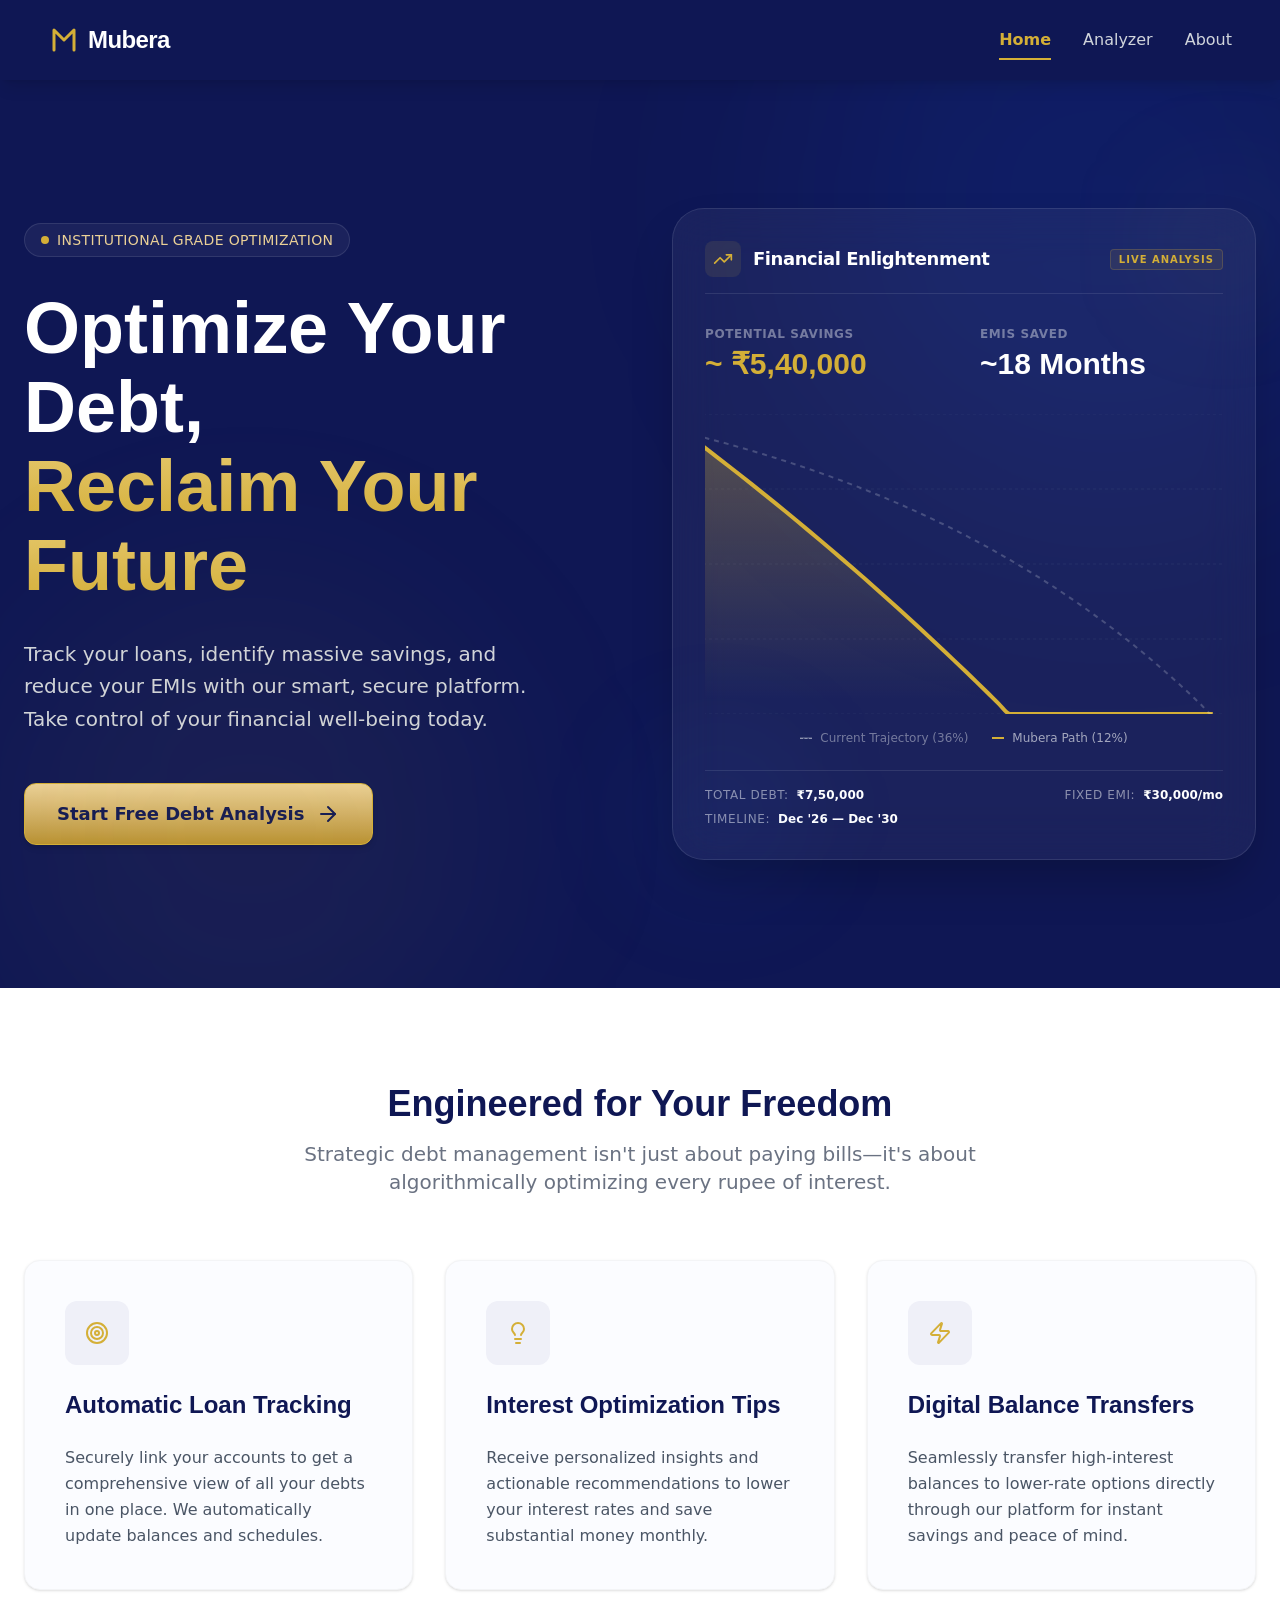
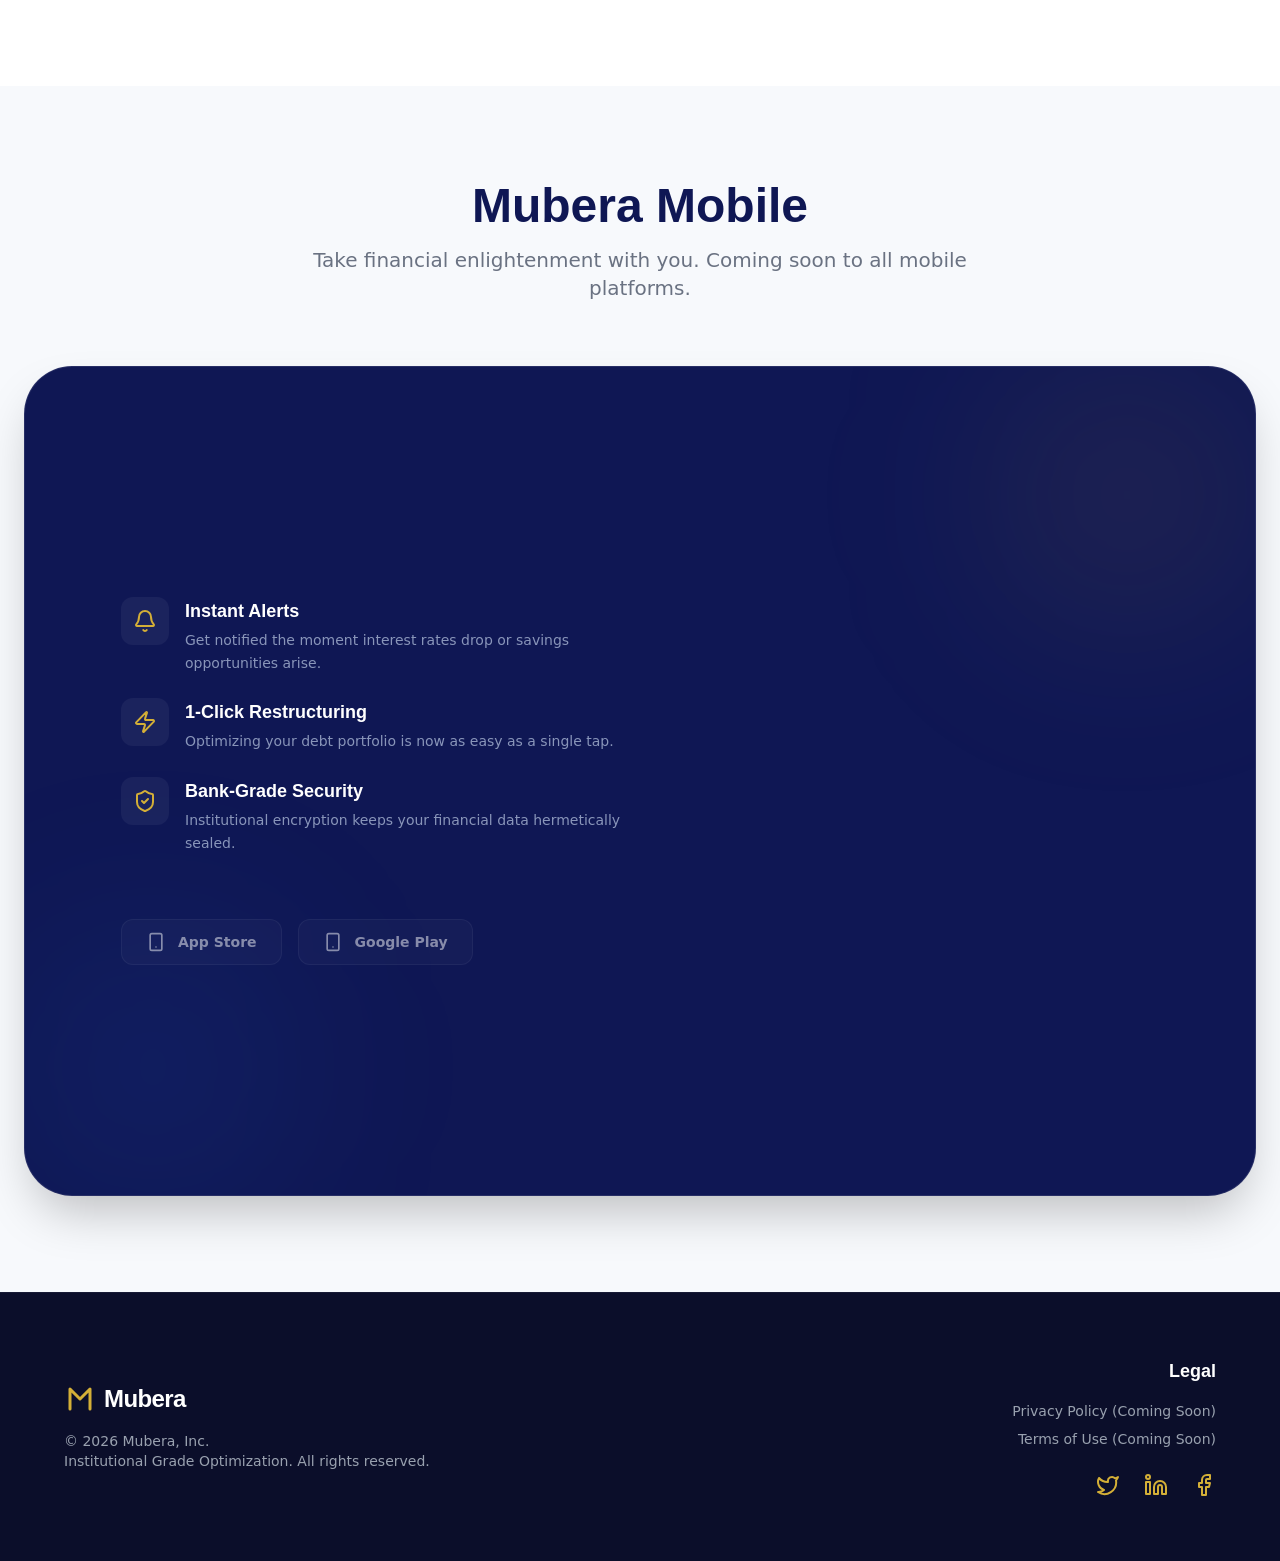
<file: index.html>
<!doctype html>
<html lang="en">
  <head>
    <meta charset="UTF-8" />
    <meta name="viewport" content="width=device-width, initial-scale=1.0" />
    <title>Mubera - Debt Optimization</title>
    <script src="https://server.fillout.com/embed/v1/"></script>
    <script type="module" crossorigin src="/assets/index-BG8L4Jyc.js"></script>
    <link rel="stylesheet" crossorigin href="/assets/index-Bj24Ehm3.css">
  </head>
  <body>
    <div id="root"></div>
  </body>
</html>
</file>
<file: assets/index-Bj24Ehm3.css>
/*! tailwindcss v4.3.0 | MIT License | https://tailwindcss.com */@layer properties{@supports (((-webkit-hyphens:none)) and (not (margin-trim:inline))) or ((-moz-orient:inline) and (not (color:rgb(from red r g b)))){*,:before,:after,::backdrop{--tw-translate-x:0;--tw-translate-y:0;--tw-translate-z:0;--tw-rotate-x:initial;--tw-rotate-y:initial;--tw-rotate-z:initial;--tw-skew-x:initial;--tw-skew-y:initial;--tw-space-y-reverse:0;--tw-space-x-reverse:0;--tw-border-style:solid;--tw-gradient-position:initial;--tw-gradient-from:#0000;--tw-gradient-via:#0000;--tw-gradient-to:#0000;--tw-gradient-stops:initial;--tw-gradient-via-stops:initial;--tw-gradient-from-position:0%;--tw-gradient-via-position:50%;--tw-gradient-to-position:100%;--tw-leading:initial;--tw-font-weight:initial;--tw-tracking:initial;--tw-shadow:0 0 #0000;--tw-shadow-color:initial;--tw-shadow-alpha:100%;--tw-inset-shadow:0 0 #0000;--tw-inset-shadow-color:initial;--tw-inset-shadow-alpha:100%;--tw-ring-color:initial;--tw-ring-shadow:0 0 #0000;--tw-inset-ring-color:initial;--tw-inset-ring-shadow:0 0 #0000;--tw-ring-inset:initial;--tw-ring-offset-width:0px;--tw-ring-offset-color:#fff;--tw-ring-offset-shadow:0 0 #0000;--tw-blur:initial;--tw-brightness:initial;--tw-contrast:initial;--tw-grayscale:initial;--tw-hue-rotate:initial;--tw-invert:initial;--tw-opacity:initial;--tw-saturate:initial;--tw-sepia:initial;--tw-drop-shadow:initial;--tw-drop-shadow-color:initial;--tw-drop-shadow-alpha:100%;--tw-drop-shadow-size:initial;--tw-duration:initial;--tw-backdrop-blur:initial;--tw-backdrop-brightness:initial;--tw-backdrop-contrast:initial;--tw-backdrop-grayscale:initial;--tw-backdrop-hue-rotate:initial;--tw-backdrop-invert:initial;--tw-backdrop-opacity:initial;--tw-backdrop-saturate:initial;--tw-backdrop-sepia:initial}}}@layer theme{:root,:host{--font-sans:"Inter", ui-sans-serif, system-ui, sans-serif;--font-mono:ui-monospace, SFMono-Regular, Menlo, Monaco, Consolas, "Liberation Mono", "Courier New", monospace;--color-green-400:oklch(79.2% .209 151.711);--color-blue-100:oklch(93.2% .032 255.585);--color-blue-200:oklch(88.2% .059 254.128);--color-blue-500:oklch(62.3% .214 259.815);--color-blue-600:oklch(54.6% .245 262.881);--color-blue-900:oklch(37.9% .146 265.522);--color-gray-100:oklch(96.7% .003 264.542);--color-gray-200:oklch(92.8% .006 264.531);--color-gray-300:oklch(87.2% .01 258.338);--color-gray-400:oklch(70.7% .022 261.325);--color-gray-500:oklch(55.1% .027 264.364);--color-gray-600:oklch(44.6% .03 256.802);--color-gray-800:oklch(27.8% .033 256.848);--color-black:#000;--color-white:#fff;--spacing:.25rem;--container-sm:24rem;--container-md:28rem;--container-lg:32rem;--container-2xl:42rem;--container-3xl:48rem;--container-4xl:56rem;--container-6xl:72rem;--container-7xl:80rem;--text-xs:.75rem;--text-xs--line-height:calc(1 / .75);--text-sm:.875rem;--text-sm--line-height:calc(1.25 / .875);--text-base:1rem;--text-base--line-height: 1.5 ;--text-lg:1.125rem;--text-lg--line-height:calc(1.75 / 1.125);--text-xl:1.25rem;--text-xl--line-height:calc(1.75 / 1.25);--text-2xl:1.5rem;--text-2xl--line-height:calc(2 / 1.5);--text-3xl:1.875rem;--text-3xl--line-height: 1.2 ;--text-4xl:2.25rem;--text-4xl--line-height:calc(2.5 / 2.25);--text-5xl:3rem;--text-5xl--line-height:1;--text-6xl:3.75rem;--text-6xl--line-height:1;--text-7xl:4.5rem;--text-7xl--line-height:1;--font-weight-medium:500;--font-weight-semibold:600;--font-weight-bold:700;--tracking-tight:-.025em;--tracking-wide:.025em;--tracking-wider:.05em;--tracking-widest:.1em;--leading-relaxed:1.625;--radius-lg:.5rem;--radius-xl:.75rem;--radius-2xl:1rem;--animate-pulse:pulse 2s cubic-bezier(.4, 0, .6, 1) infinite;--blur-xl:24px;--blur-2xl:40px;--blur-3xl:64px;--default-transition-duration:.15s;--default-transition-timing-function:cubic-bezier(.4, 0, .2, 1);--default-font-family:var(--font-sans);--default-mono-font-family:var(--font-mono);--font-display:"Montserrat", sans-serif;--color-mubera-blue:#0f1754;--color-mubera-blue-light:#1a237e;--color-mubera-gold:#d4af37;--color-mubera-gold-light:#ebd197}}@layer base{*,:after,:before,::backdrop{box-sizing:border-box;border:0 solid;margin:0;padding:0}::file-selector-button{box-sizing:border-box;border:0 solid;margin:0;padding:0}html,:host{-webkit-text-size-adjust:100%;-moz-tab-size:4;tab-size:4;line-height:1.5;font-family:var(--default-font-family,ui-sans-serif, system-ui, sans-serif, "Apple Color Emoji", "Segoe UI Emoji", "Segoe UI Symbol", "Noto Color Emoji");font-feature-settings:var(--default-font-feature-settings,normal);font-variation-settings:var(--default-font-variation-settings,normal);-webkit-tap-highlight-color:transparent}hr{height:0;color:inherit;border-top-width:1px}abbr:where([title]){-webkit-text-decoration:underline dotted;text-decoration:underline dotted}h1,h2,h3,h4,h5,h6{font-size:inherit;font-weight:inherit}a{color:inherit;-webkit-text-decoration:inherit;text-decoration:inherit}b,strong{font-weight:bolder}code,kbd,samp,pre{font-family:var(--default-mono-font-family,ui-monospace, SFMono-Regular, Menlo, Monaco, Consolas, "Liberation Mono", "Courier New", monospace);font-feature-settings:var(--default-mono-font-feature-settings,normal);font-variation-settings:var(--default-mono-font-variation-settings,normal);font-size:1em}small{font-size:80%}sub,sup{vertical-align:baseline;font-size:75%;line-height:0;position:relative}sub{bottom:-.25em}sup{top:-.5em}table{text-indent:0;border-color:inherit;border-collapse:collapse}:-moz-focusring{outline:auto}progress{vertical-align:baseline}summary{display:list-item}ol,ul,menu{list-style:none}img,svg,video,canvas,audio,iframe,embed,object{vertical-align:middle;display:block}img,video{max-width:100%;height:auto}button,input,select,optgroup,textarea{font:inherit;font-feature-settings:inherit;font-variation-settings:inherit;letter-spacing:inherit;color:inherit;opacity:1;background-color:#0000;border-radius:0}::file-selector-button{font:inherit;font-feature-settings:inherit;font-variation-settings:inherit;letter-spacing:inherit;color:inherit;opacity:1;background-color:#0000;border-radius:0}:where(select:is([multiple],[size])) optgroup{font-weight:bolder}:where(select:is([multiple],[size])) optgroup option{padding-inline-start:20px}::file-selector-button{margin-inline-end:4px}::placeholder{opacity:1}@supports (not ((-webkit-appearance:-apple-pay-button))) or (contain-intrinsic-size:1px){::placeholder{color:currentColor}@supports (color:color-mix(in lab,red,red)){::placeholder{color:color-mix(in oklab,currentcolor 50%,transparent)}}}textarea{resize:vertical}::-webkit-search-decoration{-webkit-appearance:none}::-webkit-date-and-time-value{min-height:1lh;text-align:inherit}::-webkit-datetime-edit{display:inline-flex}::-webkit-datetime-edit-fields-wrapper{padding:0}::-webkit-datetime-edit{padding-block:0}::-webkit-datetime-edit-year-field{padding-block:0}::-webkit-datetime-edit-month-field{padding-block:0}::-webkit-datetime-edit-day-field{padding-block:0}::-webkit-datetime-edit-hour-field{padding-block:0}::-webkit-datetime-edit-minute-field{padding-block:0}::-webkit-datetime-edit-second-field{padding-block:0}::-webkit-datetime-edit-millisecond-field{padding-block:0}::-webkit-datetime-edit-meridiem-field{padding-block:0}::-webkit-calendar-picker-indicator{line-height:1}:-moz-ui-invalid{box-shadow:none}button,input:where([type=button],[type=reset],[type=submit]){-webkit-appearance:button;-moz-appearance:button;appearance:button}::file-selector-button{-webkit-appearance:button;-moz-appearance:button;appearance:button}::-webkit-inner-spin-button{height:auto}::-webkit-outer-spin-button{height:auto}[hidden]:where(:not([hidden=until-found])){display:none!important}}@layer components{.btn-gold{border-style:var(--tw-border-style);--tw-gradient-position:to bottom;border-width:1px;border-color:#d4af37}@supports (background-image:linear-gradient(in lab,red,red)){.btn-gold{--tw-gradient-position:to bottom in oklab}}.btn-gold{background-image:linear-gradient(var(--tw-gradient-stops));--tw-gradient-from:#ebd197;--tw-gradient-to:#b89130;--tw-gradient-stops:var(--tw-gradient-via-stops,var(--tw-gradient-position), var(--tw-gradient-from) var(--tw-gradient-from-position), var(--tw-gradient-to) var(--tw-gradient-to-position));--tw-font-weight:var(--font-weight-semibold);font-weight:var(--font-weight-semibold);color:#0f1754;--tw-shadow:0 4px 6px -1px var(--tw-shadow-color,#0000001a), 0 2px 4px -2px var(--tw-shadow-color,#0000001a);box-shadow:var(--tw-inset-shadow),var(--tw-inset-ring-shadow),var(--tw-ring-offset-shadow),var(--tw-ring-shadow),var(--tw-shadow);transition-property:all;transition-timing-function:var(--tw-ease,var(--default-transition-timing-function));transition-duration:var(--tw-duration,var(--default-transition-duration));--tw-duration:.3s;transition-duration:.3s}@media(hover:hover){.btn-gold:hover{--tw-translate-y:calc(var(--spacing) * -.5);translate:var(--tw-translate-x) var(--tw-translate-y);--tw-gradient-from:#f3d778;--tw-gradient-stops:var(--tw-gradient-via-stops,var(--tw-gradient-position), var(--tw-gradient-from) var(--tw-gradient-from-position), var(--tw-gradient-to) var(--tw-gradient-to-position));--tw-gradient-to:#c19b2e;--tw-shadow:0 10px 15px -3px var(--tw-shadow-color,#0000001a), 0 4px 6px -4px var(--tw-shadow-color,#0000001a);box-shadow:var(--tw-inset-shadow),var(--tw-inset-ring-shadow),var(--tw-ring-offset-shadow),var(--tw-ring-shadow),var(--tw-shadow)}}.glass-panel{border-style:var(--tw-border-style);border-width:1px;border-color:#ffffff1a}@supports (color:color-mix(in lab,red,red)){.glass-panel{border-color:color-mix(in oklab,var(--color-white) 10%,transparent)}}.glass-panel{background-color:#ffffff0d}@supports (color:color-mix(in lab,red,red)){.glass-panel{background-color:color-mix(in oklab,var(--color-white) 5%,transparent)}}.glass-panel{--tw-shadow:0 25px 50px -12px var(--tw-shadow-color,#00000040);box-shadow:var(--tw-inset-shadow),var(--tw-inset-ring-shadow),var(--tw-ring-offset-shadow),var(--tw-ring-shadow),var(--tw-shadow);--tw-backdrop-blur:blur(var(--blur-xl));-webkit-backdrop-filter:var(--tw-backdrop-blur,) var(--tw-backdrop-brightness,) var(--tw-backdrop-contrast,) var(--tw-backdrop-grayscale,) var(--tw-backdrop-hue-rotate,) var(--tw-backdrop-invert,) var(--tw-backdrop-opacity,) var(--tw-backdrop-saturate,) var(--tw-backdrop-sepia,);backdrop-filter:var(--tw-backdrop-blur,) var(--tw-backdrop-brightness,) var(--tw-backdrop-contrast,) var(--tw-backdrop-grayscale,) var(--tw-backdrop-hue-rotate,) var(--tw-backdrop-invert,) var(--tw-backdrop-opacity,) var(--tw-backdrop-saturate,) var(--tw-backdrop-sepia,)}.text-gradient-gold{--tw-gradient-position:to bottom}@supports (background-image:linear-gradient(in lab,red,red)){.text-gradient-gold{--tw-gradient-position:to bottom in oklab}}.text-gradient-gold{background-image:linear-gradient(var(--tw-gradient-stops));--tw-gradient-from:#e5c76b;--tw-gradient-to:#d4af37;--tw-gradient-stops:var(--tw-gradient-via-stops,var(--tw-gradient-position), var(--tw-gradient-from) var(--tw-gradient-from-position), var(--tw-gradient-to) var(--tw-gradient-to-position));color:#0000;-webkit-background-clip:text;background-clip:text}}@layer utilities{.pointer-events-none{pointer-events:none}.absolute{position:absolute}.relative{position:relative}.sticky{position:sticky}.inset-x-0{inset-inline:calc(var(--spacing) * 0)}.-top-4{top:calc(var(--spacing) * -4)}.top-0{top:calc(var(--spacing) * 0)}.top-1\/2{top:50%}.top-\[-20\%\]{top:-20%}.top-full{top:100%}.-right-4{right:calc(var(--spacing) * -4)}.right-0{right:calc(var(--spacing) * 0)}.right-4{right:calc(var(--spacing) * 4)}.right-\[-10\%\]{right:-10%}.-bottom-1{bottom:calc(var(--spacing) * -1)}.-bottom-4{bottom:calc(var(--spacing) * -4)}.-bottom-10{bottom:calc(var(--spacing) * -10)}.bottom-0{bottom:calc(var(--spacing) * 0)}.bottom-1{bottom:calc(var(--spacing) * 1)}.bottom-\[-10\%\]{bottom:-10%}.-left-4{left:calc(var(--spacing) * -4)}.left-0{left:calc(var(--spacing) * 0)}.left-1\/2{left:50%}.left-4{left:calc(var(--spacing) * 4)}.z-10{z-index:10}.z-50{z-index:50}.order-1{order:1}.order-2{order:2}.mx-auto{margin-inline:auto}.mt-2{margin-top:calc(var(--spacing) * 2)}.mt-4{margin-top:calc(var(--spacing) * 4)}.mt-6{margin-top:calc(var(--spacing) * 6)}.mt-8{margin-top:calc(var(--spacing) * 8)}.mt-10{margin-top:calc(var(--spacing) * 10)}.mb-4{margin-bottom:calc(var(--spacing) * 4)}.mb-6{margin-bottom:calc(var(--spacing) * 6)}.mb-8{margin-bottom:calc(var(--spacing) * 8)}.mb-12{margin-bottom:calc(var(--spacing) * 12)}.mb-16{margin-bottom:calc(var(--spacing) * 16)}.flex{display:flex}.grid{display:grid}.hidden{display:none}.inline-block{display:inline-block}.inline-flex{display:inline-flex}.aspect-\[9\/19\]{aspect-ratio:9/19}.h-0\.5{height:calc(var(--spacing) * .5)}.h-1\.5{height:calc(var(--spacing) * 1.5)}.h-2{height:calc(var(--spacing) * 2)}.h-6{height:calc(var(--spacing) * 6)}.h-8{height:calc(var(--spacing) * 8)}.h-10{height:calc(var(--spacing) * 10)}.h-12{height:calc(var(--spacing) * 12)}.h-16{height:calc(var(--spacing) * 16)}.h-24{height:calc(var(--spacing) * 24)}.h-32{height:calc(var(--spacing) * 32)}.h-64{height:calc(var(--spacing) * 64)}.h-\[120\%\]{height:120%}.h-\[200px\]{height:200px}.h-\[250px\]{height:250px}.h-\[500px\]{height:500px}.h-\[600px\]{height:600px}.h-full{height:100%}.min-h-\[80vh\]{min-height:80vh}.min-h-\[300px\]{min-height:300px}.min-h-screen{min-height:100vh}.w-1\/2{width:50%}.w-2{width:calc(var(--spacing) * 2)}.w-3{width:calc(var(--spacing) * 3)}.w-8{width:calc(var(--spacing) * 8)}.w-10{width:calc(var(--spacing) * 10)}.w-12{width:calc(var(--spacing) * 12)}.w-16{width:calc(var(--spacing) * 16)}.w-24{width:calc(var(--spacing) * 24)}.w-32{width:calc(var(--spacing) * 32)}.w-64{width:calc(var(--spacing) * 64)}.w-\[80\%\]{width:80%}.w-\[120\%\]{width:120%}.w-\[500px\]{width:500px}.w-\[600px\]{width:600px}.w-full{width:100%}.max-w-2xl{max-width:var(--container-2xl)}.max-w-3xl{max-width:var(--container-3xl)}.max-w-4xl{max-width:var(--container-4xl)}.max-w-6xl{max-width:var(--container-6xl)}.max-w-7xl{max-width:var(--container-7xl)}.max-w-\[280px\]{max-width:280px}.max-w-lg{max-width:var(--container-lg)}.max-w-md{max-width:var(--container-md)}.max-w-sm{max-width:var(--container-sm)}.shrink-0{flex-shrink:0}.flex-grow{flex-grow:1}.-translate-x-1\/2{--tw-translate-x: -50% ;translate:var(--tw-translate-x) var(--tw-translate-y)}.-translate-y-1\/2{--tw-translate-y: -50% ;translate:var(--tw-translate-x) var(--tw-translate-y)}.transform{transform:var(--tw-rotate-x,) var(--tw-rotate-y,) var(--tw-rotate-z,) var(--tw-skew-x,) var(--tw-skew-y,)}.animate-pulse{animation:var(--animate-pulse)}.cursor-default{cursor:default}.cursor-not-allowed{cursor:not-allowed}.cursor-pointer{cursor:pointer}.grid-cols-1{grid-template-columns:repeat(1,minmax(0,1fr))}.grid-cols-2{grid-template-columns:repeat(2,minmax(0,1fr))}.flex-col{flex-direction:column}.flex-wrap{flex-wrap:wrap}.items-center{align-items:center}.items-start{align-items:flex-start}.justify-between{justify-content:space-between}.justify-center{justify-content:center}.justify-end{justify-content:flex-end}.gap-1{gap:calc(var(--spacing) * 1)}.gap-3{gap:calc(var(--spacing) * 3)}.gap-4{gap:calc(var(--spacing) * 4)}.gap-6{gap:calc(var(--spacing) * 6)}.gap-8{gap:calc(var(--spacing) * 8)}.gap-12{gap:calc(var(--spacing) * 12)}.gap-16{gap:calc(var(--spacing) * 16)}:where(.space-y-1>:not(:last-child)){--tw-space-y-reverse:0;margin-block-start:calc(calc(var(--spacing) * 1) * var(--tw-space-y-reverse));margin-block-end:calc(calc(var(--spacing) * 1) * calc(1 - var(--tw-space-y-reverse)))}:where(.space-y-2>:not(:last-child)){--tw-space-y-reverse:0;margin-block-start:calc(calc(var(--spacing) * 2) * var(--tw-space-y-reverse));margin-block-end:calc(calc(var(--spacing) * 2) * calc(1 - var(--tw-space-y-reverse)))}:where(.space-y-4>:not(:last-child)){--tw-space-y-reverse:0;margin-block-start:calc(calc(var(--spacing) * 4) * var(--tw-space-y-reverse));margin-block-end:calc(calc(var(--spacing) * 4) * calc(1 - var(--tw-space-y-reverse)))}:where(.space-y-6>:not(:last-child)){--tw-space-y-reverse:0;margin-block-start:calc(calc(var(--spacing) * 6) * var(--tw-space-y-reverse));margin-block-end:calc(calc(var(--spacing) * 6) * calc(1 - var(--tw-space-y-reverse)))}:where(.space-y-8>:not(:last-child)){--tw-space-y-reverse:0;margin-block-start:calc(calc(var(--spacing) * 8) * var(--tw-space-y-reverse));margin-block-end:calc(calc(var(--spacing) * 8) * calc(1 - var(--tw-space-y-reverse)))}:where(.space-y-10>:not(:last-child)){--tw-space-y-reverse:0;margin-block-start:calc(calc(var(--spacing) * 10) * var(--tw-space-y-reverse));margin-block-end:calc(calc(var(--spacing) * 10) * calc(1 - var(--tw-space-y-reverse)))}:where(.space-y-16>:not(:last-child)){--tw-space-y-reverse:0;margin-block-start:calc(calc(var(--spacing) * 16) * var(--tw-space-y-reverse));margin-block-end:calc(calc(var(--spacing) * 16) * calc(1 - var(--tw-space-y-reverse)))}:where(.space-y-20>:not(:last-child)){--tw-space-y-reverse:0;margin-block-start:calc(calc(var(--spacing) * 20) * var(--tw-space-y-reverse));margin-block-end:calc(calc(var(--spacing) * 20) * calc(1 - var(--tw-space-y-reverse)))}.gap-x-6{column-gap:calc(var(--spacing) * 6)}:where(.space-x-2>:not(:last-child)){--tw-space-x-reverse:0;margin-inline-start:calc(calc(var(--spacing) * 2) * var(--tw-space-x-reverse));margin-inline-end:calc(calc(var(--spacing) * 2) * calc(1 - var(--tw-space-x-reverse)))}:where(.space-x-3>:not(:last-child)){--tw-space-x-reverse:0;margin-inline-start:calc(calc(var(--spacing) * 3) * var(--tw-space-x-reverse));margin-inline-end:calc(calc(var(--spacing) * 3) * calc(1 - var(--tw-space-x-reverse)))}:where(.space-x-4>:not(:last-child)){--tw-space-x-reverse:0;margin-inline-start:calc(calc(var(--spacing) * 4) * var(--tw-space-x-reverse));margin-inline-end:calc(calc(var(--spacing) * 4) * calc(1 - var(--tw-space-x-reverse)))}:where(.space-x-6>:not(:last-child)){--tw-space-x-reverse:0;margin-inline-start:calc(calc(var(--spacing) * 6) * var(--tw-space-x-reverse));margin-inline-end:calc(calc(var(--spacing) * 6) * calc(1 - var(--tw-space-x-reverse)))}:where(.space-x-8>:not(:last-child)){--tw-space-x-reverse:0;margin-inline-start:calc(calc(var(--spacing) * 8) * var(--tw-space-x-reverse));margin-inline-end:calc(calc(var(--spacing) * 8) * calc(1 - var(--tw-space-x-reverse)))}.gap-y-2{row-gap:calc(var(--spacing) * 2)}.overflow-hidden{overflow:hidden}.rounded{border-radius:.25rem}.rounded-2xl{border-radius:var(--radius-2xl)}.rounded-\[2\.5rem\]{border-radius:2.5rem}.rounded-\[2rem\]{border-radius:2rem}.rounded-\[3rem\]{border-radius:3rem}.rounded-full{border-radius:3.40282e38px}.rounded-lg{border-radius:var(--radius-lg)}.rounded-xl{border-radius:var(--radius-xl)}.border{border-style:var(--tw-border-style);border-width:1px}.border-\[6px\]{border-style:var(--tw-border-style);border-width:6px}.border-t{border-top-style:var(--tw-border-style);border-top-width:1px}.border-b{border-bottom-style:var(--tw-border-style);border-bottom-width:1px}.border-dashed{--tw-border-style:dashed;border-style:dashed}.border-gray-100{border-color:var(--color-gray-100)}.border-gray-200{border-color:var(--color-gray-200)}.border-gray-800{border-color:var(--color-gray-800)}.border-mubera-gold\/20{border-color:#d4af3733}@supports (color:color-mix(in lab,red,red)){.border-mubera-gold\/20{border-color:color-mix(in oklab,var(--color-mubera-gold) 20%,transparent)}}.border-white\/5{border-color:#ffffff0d}@supports (color:color-mix(in lab,red,red)){.border-white\/5{border-color:color-mix(in oklab,var(--color-white) 5%,transparent)}}.border-white\/10{border-color:#ffffff1a}@supports (color:color-mix(in lab,red,red)){.border-white\/10{border-color:color-mix(in oklab,var(--color-white) 10%,transparent)}}.border-white\/40{border-color:#fff6}@supports (color:color-mix(in lab,red,red)){.border-white\/40{border-color:color-mix(in oklab,var(--color-white) 40%,transparent)}}.bg-\[\#0b0e2a\]{background-color:#0b0e2a}.bg-\[\#0f1754\]{background-color:#0f1754}.bg-\[\#f7f9fc\]{background-color:#f7f9fc}.bg-\[\#fbfcff\]{background-color:#fbfcff}.bg-black{background-color:var(--color-black)}.bg-black\/40{background-color:#0006}@supports (color:color-mix(in lab,red,red)){.bg-black\/40{background-color:color-mix(in oklab,var(--color-black) 40%,transparent)}}.bg-blue-500\/10{background-color:#3080ff1a}@supports (color:color-mix(in lab,red,red)){.bg-blue-500\/10{background-color:color-mix(in oklab,var(--color-blue-500) 10%,transparent)}}.bg-blue-600\/10{background-color:#155dfc1a}@supports (color:color-mix(in lab,red,red)){.bg-blue-600\/10{background-color:color-mix(in oklab,var(--color-blue-600) 10%,transparent)}}.bg-mubera-blue{background-color:var(--color-mubera-blue)}.bg-mubera-blue-light{background-color:var(--color-mubera-blue-light)}.bg-mubera-blue-light\/5{background-color:#1a237e0d}@supports (color:color-mix(in lab,red,red)){.bg-mubera-blue-light\/5{background-color:color-mix(in oklab,var(--color-mubera-blue-light) 5%,transparent)}}.bg-mubera-blue\/5{background-color:#0f17540d}@supports (color:color-mix(in lab,red,red)){.bg-mubera-blue\/5{background-color:color-mix(in oklab,var(--color-mubera-blue) 5%,transparent)}}.bg-mubera-gold{background-color:var(--color-mubera-gold)}.bg-mubera-gold\/5{background-color:#d4af370d}@supports (color:color-mix(in lab,red,red)){.bg-mubera-gold\/5{background-color:color-mix(in oklab,var(--color-mubera-gold) 5%,transparent)}}.bg-mubera-gold\/10{background-color:#d4af371a}@supports (color:color-mix(in lab,red,red)){.bg-mubera-gold\/10{background-color:color-mix(in oklab,var(--color-mubera-gold) 10%,transparent)}}.bg-mubera-gold\/20{background-color:#d4af3733}@supports (color:color-mix(in lab,red,red)){.bg-mubera-gold\/20{background-color:color-mix(in oklab,var(--color-mubera-gold) 20%,transparent)}}.bg-white{background-color:var(--color-white)}.bg-white\/5{background-color:#ffffff0d}@supports (color:color-mix(in lab,red,red)){.bg-white\/5{background-color:color-mix(in oklab,var(--color-white) 5%,transparent)}}.bg-white\/10{background-color:#ffffff1a}@supports (color:color-mix(in lab,red,red)){.bg-white\/10{background-color:color-mix(in oklab,var(--color-white) 10%,transparent)}}.bg-white\/20{background-color:#fff3}@supports (color:color-mix(in lab,red,red)){.bg-white\/20{background-color:color-mix(in oklab,var(--color-white) 20%,transparent)}}.bg-white\/40{background-color:#fff6}@supports (color:color-mix(in lab,red,red)){.bg-white\/40{background-color:color-mix(in oklab,var(--color-white) 40%,transparent)}}.bg-linear-to-l{--tw-gradient-position:to left}@supports (background-image:linear-gradient(in lab,red,red)){.bg-linear-to-l{--tw-gradient-position:to left in oklab}}.bg-linear-to-l{background-image:linear-gradient(var(--tw-gradient-stops))}.bg-\[radial-gradient\(circle_at_30\%_20\%\,_rgba\(59\,130\,246\,0\.1\)\,_transparent_50\%\)\]{background-image:radial-gradient(circle at 30% 20%,#3b82f61a,#0000 50%)}.from-blue-600\/10{--tw-gradient-from:#155dfc1a}@supports (color:color-mix(in lab,red,red)){.from-blue-600\/10{--tw-gradient-from:color-mix(in oklab, var(--color-blue-600) 10%, transparent)}}.from-blue-600\/10{--tw-gradient-stops:var(--tw-gradient-via-stops,var(--tw-gradient-position), var(--tw-gradient-from) var(--tw-gradient-from-position), var(--tw-gradient-to) var(--tw-gradient-to-position))}.to-transparent{--tw-gradient-to:transparent;--tw-gradient-stops:var(--tw-gradient-via-stops,var(--tw-gradient-position), var(--tw-gradient-from) var(--tw-gradient-from-position), var(--tw-gradient-to) var(--tw-gradient-to-position))}.p-2{padding:calc(var(--spacing) * 2)}.p-3{padding:calc(var(--spacing) * 3)}.p-4{padding:calc(var(--spacing) * 4)}.p-5{padding:calc(var(--spacing) * 5)}.p-6{padding:calc(var(--spacing) * 6)}.p-8{padding:calc(var(--spacing) * 8)}.p-10{padding:calc(var(--spacing) * 10)}.p-12{padding:calc(var(--spacing) * 12)}.px-1{padding-inline:calc(var(--spacing) * 1)}.px-2{padding-inline:calc(var(--spacing) * 2)}.px-4{padding-inline:calc(var(--spacing) * 4)}.px-6{padding-inline:calc(var(--spacing) * 6)}.px-8{padding-inline:calc(var(--spacing) * 8)}.px-12{padding-inline:calc(var(--spacing) * 12)}.py-0\.5{padding-block:calc(var(--spacing) * .5)}.py-1{padding-block:calc(var(--spacing) * 1)}.py-1\.5{padding-block:calc(var(--spacing) * 1.5)}.py-3{padding-block:calc(var(--spacing) * 3)}.py-4{padding-block:calc(var(--spacing) * 4)}.py-5{padding-block:calc(var(--spacing) * 5)}.py-6{padding-block:calc(var(--spacing) * 6)}.py-12{padding-block:calc(var(--spacing) * 12)}.py-16{padding-block:calc(var(--spacing) * 16)}.py-24{padding-block:calc(var(--spacing) * 24)}.pt-4{padding-top:calc(var(--spacing) * 4)}.pt-6{padding-top:calc(var(--spacing) * 6)}.pt-12{padding-top:calc(var(--spacing) * 12)}.pr-6{padding-right:calc(var(--spacing) * 6)}.pb-4{padding-bottom:calc(var(--spacing) * 4)}.pb-6{padding-bottom:calc(var(--spacing) * 6)}.pl-10{padding-left:calc(var(--spacing) * 10)}.text-center{text-align:center}.text-left{text-align:left}.font-display{font-family:var(--font-display)}.font-sans{font-family:var(--font-sans)}.text-2xl{font-size:var(--text-2xl);line-height:var(--tw-leading,var(--text-2xl--line-height))}.text-3xl{font-size:var(--text-3xl);line-height:var(--tw-leading,var(--text-3xl--line-height))}.text-4xl{font-size:var(--text-4xl);line-height:var(--tw-leading,var(--text-4xl--line-height))}.text-5xl{font-size:var(--text-5xl);line-height:var(--tw-leading,var(--text-5xl--line-height))}.text-lg{font-size:var(--text-lg);line-height:var(--tw-leading,var(--text-lg--line-height))}.text-sm{font-size:var(--text-sm);line-height:var(--tw-leading,var(--text-sm--line-height))}.text-xl{font-size:var(--text-xl);line-height:var(--tw-leading,var(--text-xl--line-height))}.text-xs{font-size:var(--text-xs);line-height:var(--tw-leading,var(--text-xs--line-height))}.text-\[9px\]{font-size:9px}.text-\[10px\]{font-size:10px}.leading-\[1\.1\]{--tw-leading:1.1;line-height:1.1}.leading-relaxed{--tw-leading:var(--leading-relaxed);line-height:var(--leading-relaxed)}.font-bold{--tw-font-weight:var(--font-weight-bold);font-weight:var(--font-weight-bold)}.font-medium{--tw-font-weight:var(--font-weight-medium);font-weight:var(--font-weight-medium)}.font-semibold{--tw-font-weight:var(--font-weight-semibold);font-weight:var(--font-weight-semibold)}.tracking-tight{--tw-tracking:var(--tracking-tight);letter-spacing:var(--tracking-tight)}.tracking-wide{--tw-tracking:var(--tracking-wide);letter-spacing:var(--tracking-wide)}.tracking-wider{--tw-tracking:var(--tracking-wider);letter-spacing:var(--tracking-wider)}.tracking-widest{--tw-tracking:var(--tracking-widest);letter-spacing:var(--tracking-widest)}.whitespace-nowrap{white-space:nowrap}.text-\[\#0f1754\]{color:#0f1754}.text-blue-100\/40{color:#dbeafe66}@supports (color:color-mix(in lab,red,red)){.text-blue-100\/40{color:color-mix(in oklab,var(--color-blue-100) 40%,transparent)}}.text-blue-100\/60{color:#dbeafe99}@supports (color:color-mix(in lab,red,red)){.text-blue-100\/60{color:color-mix(in oklab,var(--color-blue-100) 60%,transparent)}}.text-blue-200\/40{color:#bedbff66}@supports (color:color-mix(in lab,red,red)){.text-blue-200\/40{color:color-mix(in oklab,var(--color-blue-200) 40%,transparent)}}.text-blue-200\/60{color:#bedbff99}@supports (color:color-mix(in lab,red,red)){.text-blue-200\/60{color:color-mix(in oklab,var(--color-blue-200) 60%,transparent)}}.text-blue-200\/80{color:#bedbffcc}@supports (color:color-mix(in lab,red,red)){.text-blue-200\/80{color:color-mix(in oklab,var(--color-blue-200) 80%,transparent)}}.text-blue-900\/70{color:#1c398eb3}@supports (color:color-mix(in lab,red,red)){.text-blue-900\/70{color:color-mix(in oklab,var(--color-blue-900) 70%,transparent)}}.text-gray-300{color:var(--color-gray-300)}.text-gray-400{color:var(--color-gray-400)}.text-gray-500{color:var(--color-gray-500)}.text-gray-600{color:var(--color-gray-600)}.text-green-400{color:var(--color-green-400)}.text-mubera-blue{color:var(--color-mubera-blue)}.text-mubera-gold{color:var(--color-mubera-gold)}.text-mubera-gold-light{color:var(--color-mubera-gold-light)}.text-white{color:var(--color-white)}.text-white\/20{color:#fff3}@supports (color:color-mix(in lab,red,red)){.text-white\/20{color:color-mix(in oklab,var(--color-white) 20%,transparent)}}.text-white\/40{color:#fff6}@supports (color:color-mix(in lab,red,red)){.text-white\/40{color:color-mix(in oklab,var(--color-white) 40%,transparent)}}.text-white\/50{color:#ffffff80}@supports (color:color-mix(in lab,red,red)){.text-white\/50{color:color-mix(in oklab,var(--color-white) 50%,transparent)}}.text-white\/60{color:#fff9}@supports (color:color-mix(in lab,red,red)){.text-white\/60{color:color-mix(in oklab,var(--color-white) 60%,transparent)}}.uppercase{text-transform:uppercase}.italic{font-style:italic}.opacity-50{opacity:.5}.shadow-2xl{--tw-shadow:0 25px 50px -12px var(--tw-shadow-color,#00000040);box-shadow:var(--tw-inset-shadow),var(--tw-inset-ring-shadow),var(--tw-ring-offset-shadow),var(--tw-ring-shadow),var(--tw-shadow)}.shadow-\[0_10px_20px_-5px_rgba\(212\,175\,55\,0\.4\)\]{--tw-shadow:0 10px 20px -5px var(--tw-shadow-color,#d4af3766);box-shadow:var(--tw-inset-shadow),var(--tw-inset-ring-shadow),var(--tw-ring-offset-shadow),var(--tw-ring-shadow),var(--tw-shadow)}.shadow-\[0_30px_60px_-15px_rgba\(0\,0\,0\,0\.5\)\]{--tw-shadow:0 30px 60px -15px var(--tw-shadow-color,#00000080);box-shadow:var(--tw-inset-shadow),var(--tw-inset-ring-shadow),var(--tw-ring-offset-shadow),var(--tw-ring-shadow),var(--tw-shadow)}.shadow-lg{--tw-shadow:0 10px 15px -3px var(--tw-shadow-color,#0000001a), 0 4px 6px -4px var(--tw-shadow-color,#0000001a);box-shadow:var(--tw-inset-shadow),var(--tw-inset-ring-shadow),var(--tw-ring-offset-shadow),var(--tw-ring-shadow),var(--tw-shadow)}.shadow-sm{--tw-shadow:0 1px 3px 0 var(--tw-shadow-color,#0000001a), 0 1px 2px -1px var(--tw-shadow-color,#0000001a);box-shadow:var(--tw-inset-shadow),var(--tw-inset-ring-shadow),var(--tw-ring-offset-shadow),var(--tw-ring-shadow),var(--tw-shadow)}.blur-2xl{--tw-blur:blur(var(--blur-2xl));filter:var(--tw-blur,) var(--tw-brightness,) var(--tw-contrast,) var(--tw-grayscale,) var(--tw-hue-rotate,) var(--tw-invert,) var(--tw-saturate,) var(--tw-sepia,) var(--tw-drop-shadow,)}.blur-3xl{--tw-blur:blur(var(--blur-3xl));filter:var(--tw-blur,) var(--tw-brightness,) var(--tw-contrast,) var(--tw-grayscale,) var(--tw-hue-rotate,) var(--tw-invert,) var(--tw-saturate,) var(--tw-sepia,) var(--tw-drop-shadow,)}.blur-\[100px\]{--tw-blur:blur(100px);filter:var(--tw-blur,) var(--tw-brightness,) var(--tw-contrast,) var(--tw-grayscale,) var(--tw-hue-rotate,) var(--tw-invert,) var(--tw-saturate,) var(--tw-sepia,) var(--tw-drop-shadow,)}.blur-\[120px\]{--tw-blur:blur(120px);filter:var(--tw-blur,) var(--tw-brightness,) var(--tw-contrast,) var(--tw-grayscale,) var(--tw-hue-rotate,) var(--tw-invert,) var(--tw-saturate,) var(--tw-sepia,) var(--tw-drop-shadow,)}.blur-xl{--tw-blur:blur(var(--blur-xl));filter:var(--tw-blur,) var(--tw-brightness,) var(--tw-contrast,) var(--tw-grayscale,) var(--tw-hue-rotate,) var(--tw-invert,) var(--tw-saturate,) var(--tw-sepia,) var(--tw-drop-shadow,)}.transition{transition-property:color,background-color,border-color,outline-color,text-decoration-color,fill,stroke,--tw-gradient-from,--tw-gradient-via,--tw-gradient-to,opacity,box-shadow,transform,translate,scale,rotate,filter,-webkit-backdrop-filter,backdrop-filter,display,content-visibility,overlay,pointer-events;transition-timing-function:var(--tw-ease,var(--default-transition-timing-function));transition-duration:var(--tw-duration,var(--default-transition-duration))}.transition-all{transition-property:all;transition-timing-function:var(--tw-ease,var(--default-transition-timing-function));transition-duration:var(--tw-duration,var(--default-transition-duration))}.transition-colors{transition-property:color,background-color,border-color,outline-color,text-decoration-color,fill,stroke,--tw-gradient-from,--tw-gradient-via,--tw-gradient-to;transition-timing-function:var(--tw-ease,var(--default-transition-timing-function));transition-duration:var(--tw-duration,var(--default-transition-duration))}.transition-transform{transition-property:transform,translate,scale,rotate;transition-timing-function:var(--tw-ease,var(--default-transition-timing-function));transition-duration:var(--tw-duration,var(--default-transition-duration))}@media(hover:hover){.group-hover\:translate-x-1:is(:where(.group):hover *){--tw-translate-x:calc(var(--spacing) * 1);translate:var(--tw-translate-x) var(--tw-translate-y)}.hover\:-translate-y-1:hover{--tw-translate-y:calc(var(--spacing) * -1);translate:var(--tw-translate-x) var(--tw-translate-y)}.hover\:bg-black:hover{background-color:var(--color-black)}.hover\:text-white:hover{color:var(--color-white)}.hover\:shadow-xl:hover{--tw-shadow:0 20px 25px -5px var(--tw-shadow-color,#0000001a), 0 8px 10px -6px var(--tw-shadow-color,#0000001a);box-shadow:var(--tw-inset-shadow),var(--tw-inset-ring-shadow),var(--tw-ring-offset-shadow),var(--tw-ring-shadow),var(--tw-shadow)}}.focus\:border-mubera-gold:focus{border-color:var(--color-mubera-gold)}.focus\:bg-white\/10:focus{background-color:#ffffff1a}@supports (color:color-mix(in lab,red,red)){.focus\:bg-white\/10:focus{background-color:color-mix(in oklab,var(--color-white) 10%,transparent)}}.focus\:outline-none:focus{--tw-outline-style:none;outline-style:none}@media(min-width:40rem){.sm\:w-auto{width:auto}.sm\:grid-cols-2{grid-template-columns:repeat(2,minmax(0,1fr))}.sm\:flex-row{flex-direction:row}}@media(min-width:48rem){.md\:mb-0{margin-bottom:calc(var(--spacing) * 0)}.md\:mb-10{margin-bottom:calc(var(--spacing) * 10)}.md\:mb-12{margin-bottom:calc(var(--spacing) * 12)}.md\:flex{display:flex}.md\:hidden{display:none}.md\:h-24{height:calc(var(--spacing) * 24)}.md\:h-56{height:calc(var(--spacing) * 56)}.md\:h-\[300px\]{height:300px}.md\:w-24{width:calc(var(--spacing) * 24)}.md\:w-auto{width:auto}.md\:max-w-\[320px\]{max-width:320px}.md\:grid-cols-2{grid-template-columns:repeat(2,minmax(0,1fr))}.md\:grid-cols-3{grid-template-columns:repeat(3,minmax(0,1fr))}.md\:flex-row{flex-direction:row}.md\:items-center{align-items:center}.md\:items-end{align-items:flex-end}.md\:gap-8{gap:calc(var(--spacing) * 8)}.md\:gap-16{gap:calc(var(--spacing) * 16)}:where(.md\:space-y-8>:not(:last-child)){--tw-space-y-reverse:0;margin-block-start:calc(calc(var(--spacing) * 8) * var(--tw-space-y-reverse));margin-block-end:calc(calc(var(--spacing) * 8) * calc(1 - var(--tw-space-y-reverse)))}.md\:p-8{padding:calc(var(--spacing) * 8)}.md\:p-10{padding:calc(var(--spacing) * 10)}.md\:p-12{padding:calc(var(--spacing) * 12)}.md\:p-16{padding:calc(var(--spacing) * 16)}.md\:p-20{padding:calc(var(--spacing) * 20)}.md\:px-6{padding-inline:calc(var(--spacing) * 6)}.md\:px-12{padding-inline:calc(var(--spacing) * 12)}.md\:py-5{padding-block:calc(var(--spacing) * 5)}.md\:py-6{padding-block:calc(var(--spacing) * 6)}.md\:py-20{padding-block:calc(var(--spacing) * 20)}.md\:py-32{padding-block:calc(var(--spacing) * 32)}.md\:text-left{text-align:left}.md\:text-2xl{font-size:var(--text-2xl);line-height:var(--tw-leading,var(--text-2xl--line-height))}.md\:text-3xl{font-size:var(--text-3xl);line-height:var(--tw-leading,var(--text-3xl--line-height))}.md\:text-5xl{font-size:var(--text-5xl);line-height:var(--tw-leading,var(--text-5xl--line-height))}.md\:text-6xl{font-size:var(--text-6xl);line-height:var(--tw-leading,var(--text-6xl--line-height))}.md\:text-7xl{font-size:var(--text-7xl);line-height:var(--tw-leading,var(--text-7xl--line-height))}.md\:text-base{font-size:var(--text-base);line-height:var(--tw-leading,var(--text-base--line-height))}.md\:text-sm{font-size:var(--text-sm);line-height:var(--tw-leading,var(--text-sm--line-height))}.md\:text-xl{font-size:var(--text-xl);line-height:var(--tw-leading,var(--text-xl--line-height))}.md\:text-xs{font-size:var(--text-xs);line-height:var(--tw-leading,var(--text-xs--line-height))}}@media(min-width:64rem){.lg\:order-1{order:1}.lg\:order-2{order:2}.lg\:col-span-5{grid-column:span 5/span 5}.lg\:col-span-7{grid-column:span 7/span 7}.lg\:col-span-12{grid-column:span 12/span 12}.lg\:w-1\/2{width:50%}.lg\:grid-cols-2{grid-template-columns:repeat(2,minmax(0,1fr))}.lg\:grid-cols-12{grid-template-columns:repeat(12,minmax(0,1fr))}.lg\:flex-row{flex-direction:row}.lg\:p-24{padding:calc(var(--spacing) * 24)}.lg\:px-16{padding-inline:calc(var(--spacing) * 16)}.lg\:pt-0{padding-top:calc(var(--spacing) * 0)}}}body{font-family:var(--font-sans);color:#191c1e;-webkit-font-smoothing:antialiased;-moz-osx-font-smoothing:grayscale;background-color:#f7f9fc}h1,h2,h3,h4{font-family:var(--font-display)}@property --tw-translate-x{syntax:"*";inherits:false;initial-value:0}@property --tw-translate-y{syntax:"*";inherits:false;initial-value:0}@property --tw-translate-z{syntax:"*";inherits:false;initial-value:0}@property --tw-rotate-x{syntax:"*";inherits:false}@property --tw-rotate-y{syntax:"*";inherits:false}@property --tw-rotate-z{syntax:"*";inherits:false}@property --tw-skew-x{syntax:"*";inherits:false}@property --tw-skew-y{syntax:"*";inherits:false}@property --tw-space-y-reverse{syntax:"*";inherits:false;initial-value:0}@property --tw-space-x-reverse{syntax:"*";inherits:false;initial-value:0}@property --tw-border-style{syntax:"*";inherits:false;initial-value:solid}@property --tw-gradient-position{syntax:"*";inherits:false}@property --tw-gradient-from{syntax:"<color>";inherits:false;initial-value:#0000}@property --tw-gradient-via{syntax:"<color>";inherits:false;initial-value:#0000}@property --tw-gradient-to{syntax:"<color>";inherits:false;initial-value:#0000}@property --tw-gradient-stops{syntax:"*";inherits:false}@property --tw-gradient-via-stops{syntax:"*";inherits:false}@property --tw-gradient-from-position{syntax:"<length-percentage>";inherits:false;initial-value:0%}@property --tw-gradient-via-position{syntax:"<length-percentage>";inherits:false;initial-value:50%}@property --tw-gradient-to-position{syntax:"<length-percentage>";inherits:false;initial-value:100%}@property --tw-leading{syntax:"*";inherits:false}@property --tw-font-weight{syntax:"*";inherits:false}@property --tw-tracking{syntax:"*";inherits:false}@property --tw-shadow{syntax:"*";inherits:false;initial-value:0 0 #0000}@property --tw-shadow-color{syntax:"*";inherits:false}@property --tw-shadow-alpha{syntax:"<percentage>";inherits:false;initial-value:100%}@property --tw-inset-shadow{syntax:"*";inherits:false;initial-value:0 0 #0000}@property --tw-inset-shadow-color{syntax:"*";inherits:false}@property --tw-inset-shadow-alpha{syntax:"<percentage>";inherits:false;initial-value:100%}@property --tw-ring-color{syntax:"*";inherits:false}@property --tw-ring-shadow{syntax:"*";inherits:false;initial-value:0 0 #0000}@property --tw-inset-ring-color{syntax:"*";inherits:false}@property --tw-inset-ring-shadow{syntax:"*";inherits:false;initial-value:0 0 #0000}@property --tw-ring-inset{syntax:"*";inherits:false}@property --tw-ring-offset-width{syntax:"<length>";inherits:false;initial-value:0}@property --tw-ring-offset-color{syntax:"*";inherits:false;initial-value:#fff}@property --tw-ring-offset-shadow{syntax:"*";inherits:false;initial-value:0 0 #0000}@property --tw-blur{syntax:"*";inherits:false}@property --tw-brightness{syntax:"*";inherits:false}@property --tw-contrast{syntax:"*";inherits:false}@property --tw-grayscale{syntax:"*";inherits:false}@property --tw-hue-rotate{syntax:"*";inherits:false}@property --tw-invert{syntax:"*";inherits:false}@property --tw-opacity{syntax:"*";inherits:false}@property --tw-saturate{syntax:"*";inherits:false}@property --tw-sepia{syntax:"*";inherits:false}@property --tw-drop-shadow{syntax:"*";inherits:false}@property --tw-drop-shadow-color{syntax:"*";inherits:false}@property --tw-drop-shadow-alpha{syntax:"<percentage>";inherits:false;initial-value:100%}@property --tw-drop-shadow-size{syntax:"*";inherits:false}@property --tw-duration{syntax:"*";inherits:false}@property --tw-backdrop-blur{syntax:"*";inherits:false}@property --tw-backdrop-brightness{syntax:"*";inherits:false}@property --tw-backdrop-contrast{syntax:"*";inherits:false}@property --tw-backdrop-grayscale{syntax:"*";inherits:false}@property --tw-backdrop-hue-rotate{syntax:"*";inherits:false}@property --tw-backdrop-invert{syntax:"*";inherits:false}@property --tw-backdrop-opacity{syntax:"*";inherits:false}@property --tw-backdrop-saturate{syntax:"*";inherits:false}@property --tw-backdrop-sepia{syntax:"*";inherits:false}@keyframes pulse{50%{opacity:.5}}
</file>
